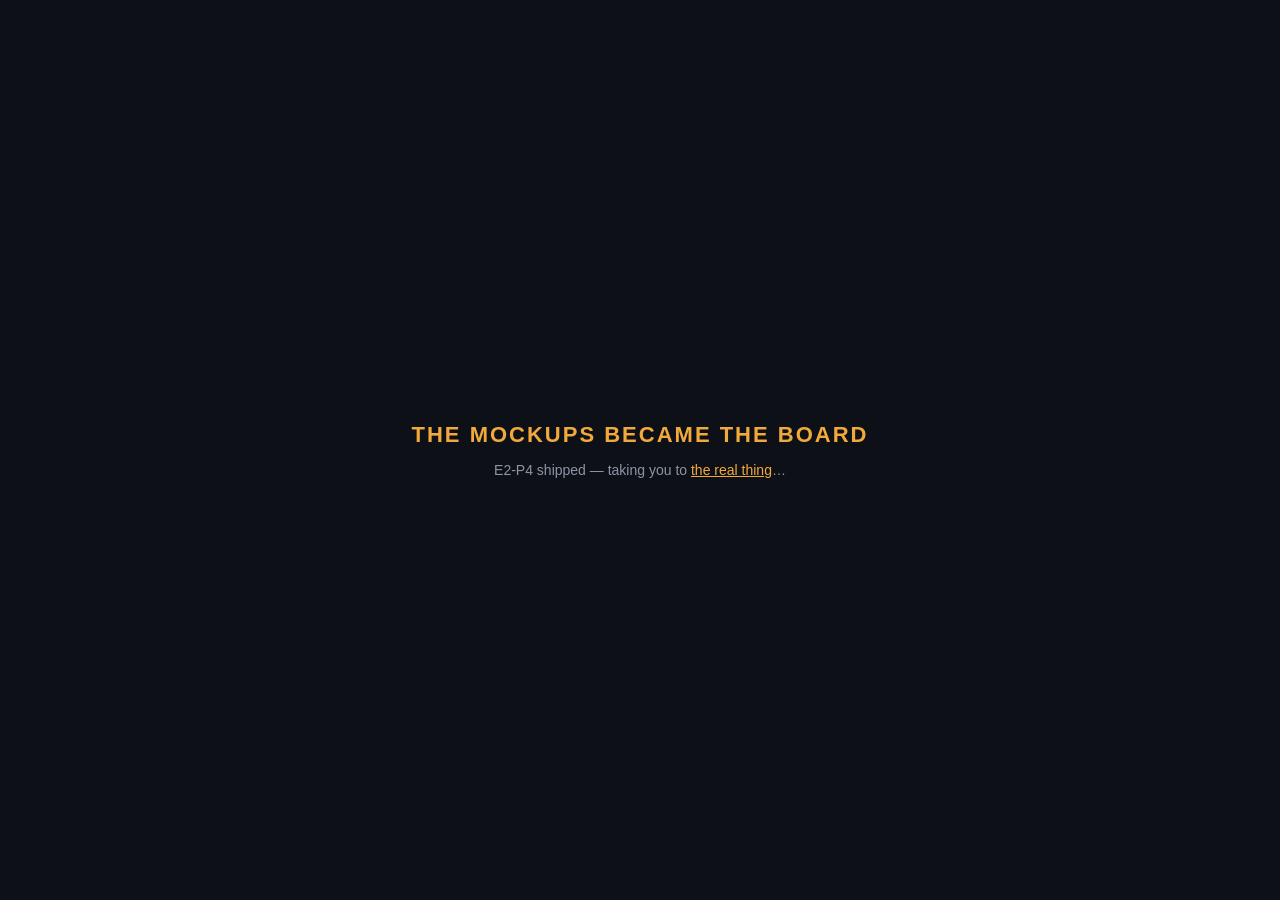
<file: dashboard/mockups.html>
<!DOCTYPE html>
<html lang="en">
<head>
<meta charset="UTF-8">
<meta http-equiv="refresh" content="2; url=/">
<title>Mockups → the real board</title>
<style>
  body { background:#0D1117; color:#E9E4D6; font-family:'IBM Plex Sans',-apple-system,sans-serif;
         display:grid; place-items:center; min-height:100vh; margin:0; }
  .box { text-align:center; }
  h1 { font-family:'Barlow Condensed','Arial Narrow',sans-serif; letter-spacing:2px;
       text-transform:uppercase; color:#F2A93B; font-size:22px; margin-bottom:10px; }
  p { color:#8B95A5; font-size:14px; }
  a { color:#F2A93B; }
</style>
</head>
<body>
  <div class="box">
    <h1>The mockups became the board</h1>
    <p>E2-P4 shipped — taking you to <a href="/">the real thing</a>…</p>
  </div>
</body>
</html>
</file>
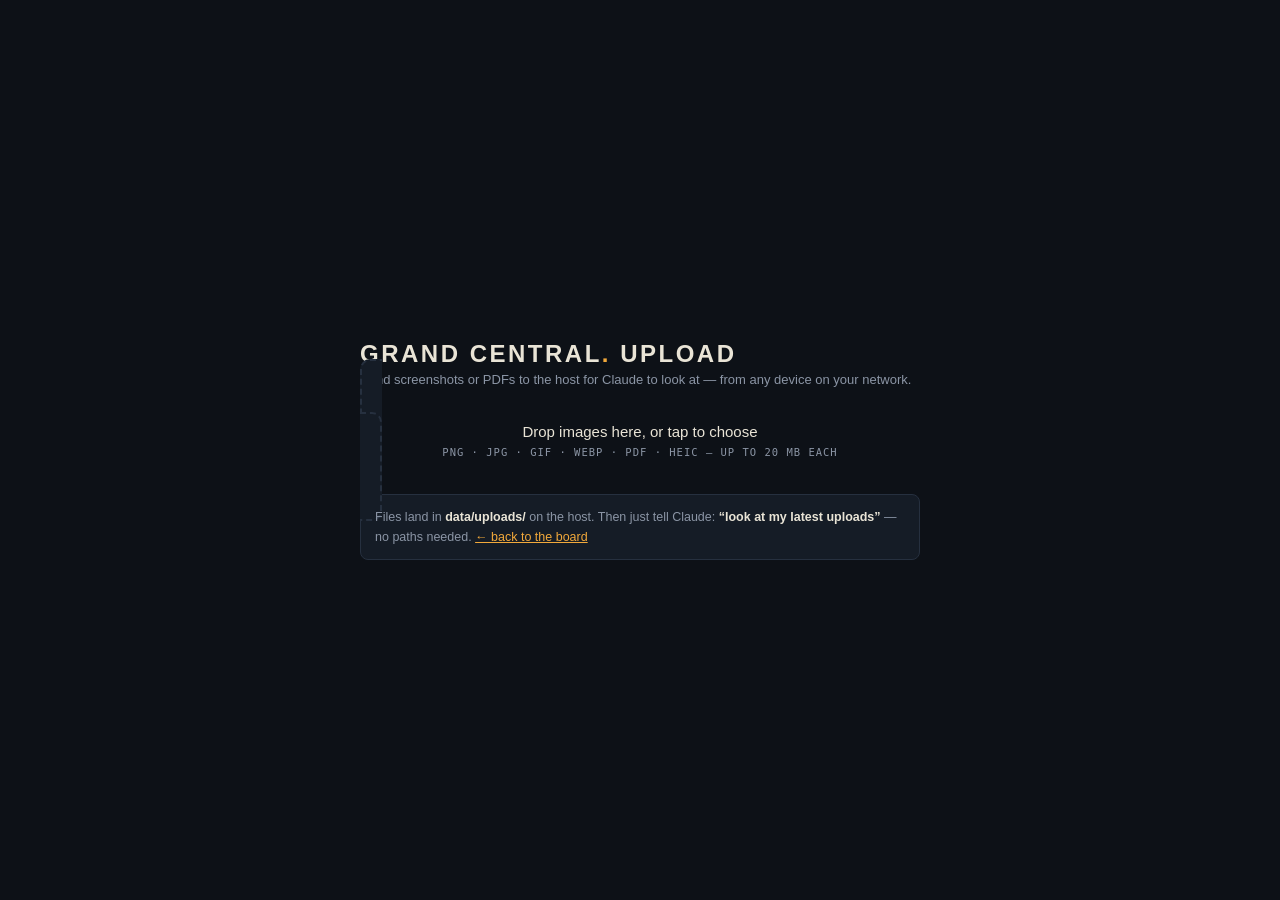
<file: dashboard/upload.html>
<!DOCTYPE html>
<html lang="en">
<head>
<meta charset="UTF-8">
<meta name="viewport" content="width=device-width, initial-scale=1.0">
<title>Grand Central — Upload</title>
<style>
  :root { --bg:#0D1117; --panel:#151C26; --line:#26303F; --text:#E9E4D6;
          --muted:#8B95A5; --amber:#F2A93B; --ok:#57B37F; --alert:#E05C5C; }
  * { margin:0; padding:0; box-sizing:border-box; }
  body { background:var(--bg); color:var(--text); font-family:'IBM Plex Sans',-apple-system,sans-serif;
         min-height:100vh; display:grid; place-items:center; padding:20px; }
  .box { width:min(560px, 94vw); }
  h1 { font-family:'Barlow Condensed','Arial Narrow',sans-serif; font-weight:700; font-size:24px;
       letter-spacing:2.5px; text-transform:uppercase; margin-bottom:4px; }
  h1 .dot { color:var(--amber); }
  p.sub { color:var(--muted); font-size:13px; margin-bottom:18px; }
  .drop { border:2px dashed var(--line); border-radius:10px; background:var(--panel);
          padding:44px 20px; text-align:center; cursor:pointer; transition:border-color .15s ease; }
  .drop.hot, .drop:hover { border-color:var(--amber); }
  .drop .big { font-size:15px; margin-bottom:6px; }
  .drop .small { font-family:'IBM Plex Mono',ui-monospace,Menlo,monospace; font-size:10.5px;
                 color:var(--muted); letter-spacing:1px; text-transform:uppercase; }
  input[type=file] { display:none; }
  .list { margin-top:16px; }
  .row { display:flex; gap:10px; align-items:baseline; padding:8px 0; border-bottom:1px dashed var(--line);
         font-size:13px; }
  .row .nm { flex:1; overflow:hidden; text-overflow:ellipsis; white-space:nowrap; }
  .row .st { font-family:'IBM Plex Mono',ui-monospace,Menlo,monospace; font-size:10.5px; }
  .st.ok { color:var(--ok); } .st.err { color:var(--alert); } .st.up { color:var(--muted); }
  .hint { margin-top:18px; padding:12px 14px; background:var(--panel); border:1px solid var(--line);
          border-radius:8px; font-size:12.5px; color:var(--muted); line-height:1.6; }
  .hint b { color:var(--text); }
  a { color:var(--amber); }
</style>
</head>
<body>
<div class="box">
  <h1>Grand Central<span class="dot">.</span> Upload</h1>
  <p class="sub">Send screenshots or PDFs to the host for Claude to look at — from any device on your network.</p>
  <label class="drop" id="drop">
    <div class="big">Drop images here, or tap to choose</div>
    <div class="small">png · jpg · gif · webp · pdf · heic — up to 20 MB each</div>
    <input type="file" id="file" multiple accept=".png,.jpg,.jpeg,.gif,.webp,.pdf,.heic,image/*,application/pdf">
  </label>
  <div class="list" id="list"></div>
  <div class="hint">Files land in <b>data/uploads/</b> on the host. Then just tell Claude:
    <b>“look at my latest uploads”</b> — no paths needed. <a href="/">← back to the board</a></div>
</div>
<script>
  const drop = document.getElementById('drop');
  const input = document.getElementById('file');
  const list = document.getElementById('list');
  const esc = s => String(s).replace(/[&<>"']/g, c => ({'&':'&amp;','<':'&lt;','>':'&gt;','"':'&quot;',"'":'&#39;'}[c]));

  async function send(file) {
    const row = document.createElement('div');
    row.className = 'row';
    row.innerHTML = `<span class="nm">${esc(file.name)}</span><span class="st up">uploading…</span>`;
    list.prepend(row);
    const st = row.querySelector('.st');
    try {
      const res = await fetch('/upload?name=' + encodeURIComponent(file.name), { method: 'POST', body: file, headers: (() => { try { const c = localStorage.getItem('gc2_dev_code'); return c ? { 'X-GC-Dev-Code': c } : {}; } catch (e) { return {}; } })() });
      const out = await res.json();
      if (!out.ok) throw new Error(out.error || 'rejected');
      st.textContent = 'saved ✓ ' + out.name;
      st.className = 'st ok';
    } catch (err) {
      st.textContent = err.message;
      st.className = 'st err';
    }
  }
  input.addEventListener('change', () => [...input.files].forEach(send));
  ['dragover','dragenter'].forEach(ev => drop.addEventListener(ev, e => { e.preventDefault(); drop.classList.add('hot'); }));
  ['dragleave','drop'].forEach(ev => drop.addEventListener(ev, e => { e.preventDefault(); drop.classList.remove('hot'); }));
  drop.addEventListener('drop', e => [...e.dataTransfer.files].forEach(send));
</script>
</body>
</html>
</file>
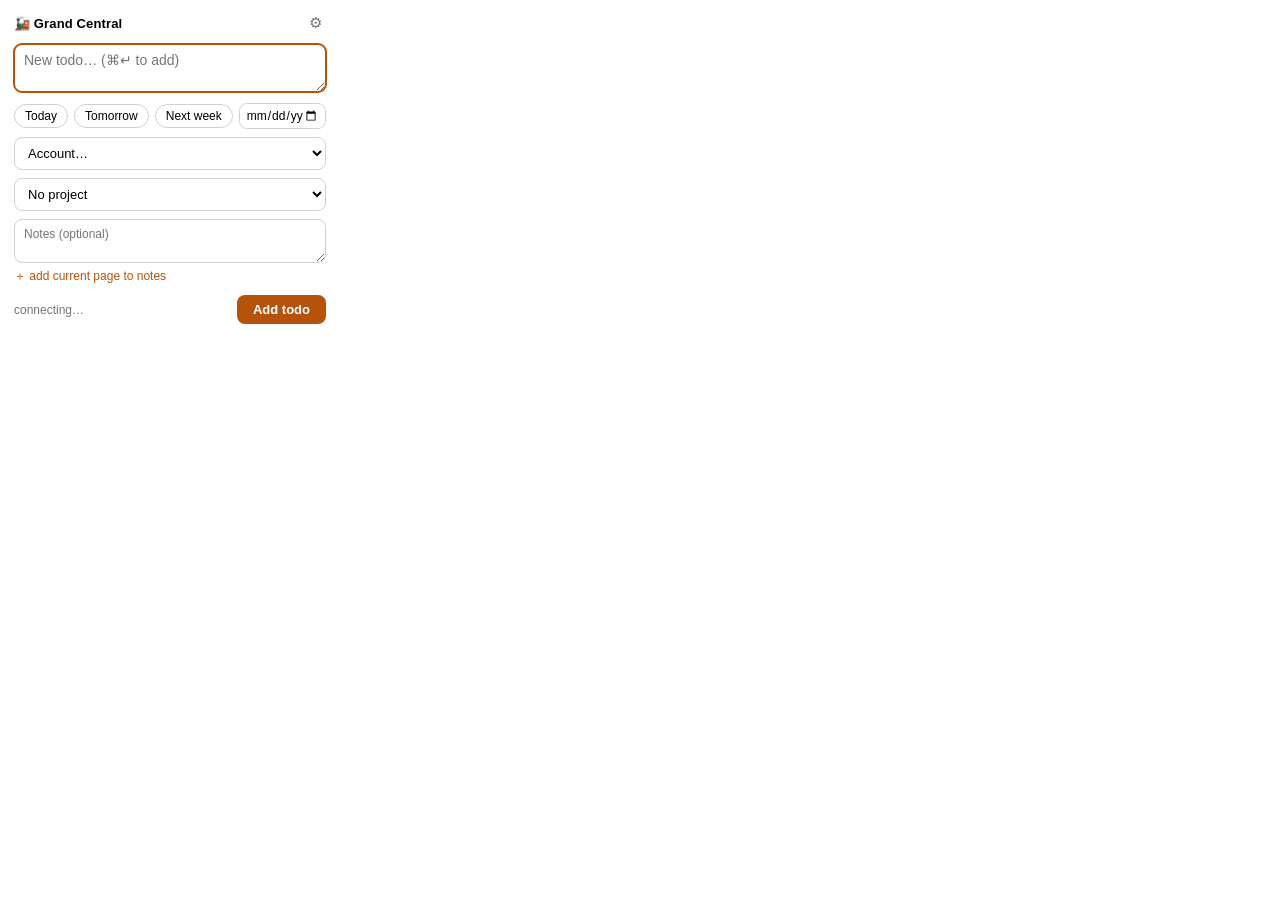
<file: capture/chrome-quick-todo/popup.html>
<!DOCTYPE html>
<html>
<head>
<meta charset="utf-8">
<link rel="stylesheet" href="popup.css">
</head>
<body>
  <header>
    <span class="brand">🚂 Grand Central</span>
    <button id="gear" title="Settings">⚙︎</button>
  </header>

  <div id="settings" class="hidden">
    <label>Board URL</label>
    <div class="row">
      <input id="baseUrl" type="text" placeholder="https://gc.example.com">
      <button id="saveBase">Save</button>
    </div>
    <p class="hint">Falls back to http://localhost:8080 when the board URL is unreachable.</p>
    <label>Pairing code</label>
    <div class="row">
      <input id="pairCode" type="password" placeholder="the board's device pairing code" autocomplete="off">
    </div>
    <p class="hint">The same code as the Dev requests panel. Kept in this Chrome only, never synced.</p>
  </div>

  <textarea id="text" rows="2" placeholder="New todo… (⌘↵ to add)" autofocus></textarea>

  <div class="chips">
    <button class="chip" data-due="today">Today</button>
    <button class="chip" data-due="tomorrow">Tomorrow</button>
    <button class="chip" data-due="nextweek">Next week</button>
    <input id="due" type="date" title="Due date">
  </div>

  <div class="row">
    <select id="account"><option value="">Account…</option></select>
  </div>
  <div class="row">
    <select id="project"><option value="">No project</option></select>
  </div>

  <textarea id="notes" rows="2" placeholder="Notes (optional)"></textarea>
  <button id="tabBtn" class="link">＋ add current page to notes</button>

  <div class="row bottom">
    <span id="status"></span>
    <button id="add" class="primary">Add todo</button>
  </div>

<script src="popup.js"></script>
</body>
</html>
</file>
<file: capture/chrome-quick-todo/popup.css>
:root {
  color-scheme: light dark;
  --accent: #b45309;
  --accent-hover: #92400e;
  --border: color-mix(in srgb, currentColor 18%, transparent);
  --muted: color-mix(in srgb, currentColor 55%, transparent);
}
* { box-sizing: border-box; font-family: -apple-system, BlinkMacSystemFont, "Segoe UI", sans-serif; }
body { width: 340px; margin: 0; padding: 12px 14px 14px; font-size: 13px; }

header { display: flex; justify-content: space-between; align-items: center; margin-bottom: 10px; }
.brand { font-weight: 650; letter-spacing: .01em; }
#gear { background: none; border: none; cursor: pointer; font-size: 15px; color: var(--muted); padding: 2px 4px; }
#gear:hover { color: inherit; }

#settings { border: 1px solid var(--border); border-radius: 8px; padding: 10px; margin-bottom: 10px; }
#settings label { display: block; font-size: 11px; color: var(--muted); margin-bottom: 4px; }
#settings .hint { font-size: 11px; color: var(--muted); margin: 6px 0 0; }
.hidden { display: none; }

textarea, input[type="text"], input[type="password"], input[type="date"], select {
  width: 100%; border: 1px solid var(--border); border-radius: 8px;
  padding: 7px 9px; font-size: 13px; background: transparent; color: inherit;
  resize: vertical;
}
textarea:focus, input:focus, select:focus { outline: 2px solid var(--accent); outline-offset: -1px; border-color: transparent; }
#text { font-size: 14px; margin-bottom: 8px; }
#notes { margin-bottom: 2px; font-size: 12px; }

.chips { display: flex; gap: 6px; align-items: center; margin-bottom: 8px; }
.chip {
  border: 1px solid var(--border); background: transparent; color: inherit;
  border-radius: 999px; padding: 4px 10px; font-size: 12px; cursor: pointer; white-space: nowrap;
}
.chip:hover { border-color: var(--accent); }
.chip.on { background: var(--accent); border-color: var(--accent); color: #fff; }
.chips input[type="date"] { flex: 1; min-width: 0; padding: 4px 6px; font-size: 12px; }

.row { display: flex; gap: 8px; margin-bottom: 8px; }
.row select { flex: 1; min-width: 0; }

.link { background: none; border: none; color: var(--accent); cursor: pointer; font-size: 12px; padding: 0; margin: 0 0 10px; }
.link:hover { text-decoration: underline; }

.row.bottom { justify-content: space-between; align-items: center; margin-bottom: 0; }
#status { font-size: 12px; color: var(--muted); flex: 1; min-width: 0; overflow: hidden; text-overflow: ellipsis; }
#status.err { color: #dc2626; }
#status.ok { color: #16a34a; }
#status a { color: var(--accent); }

button.primary {
  background: var(--accent); color: #fff; border: none; border-radius: 8px;
  padding: 7px 16px; font-size: 13px; font-weight: 600; cursor: pointer;
}
button.primary:hover { background: var(--accent-hover); }
button.primary:disabled { opacity: .5; cursor: default; }

#saveBase {
  border: 1px solid var(--border); background: transparent; color: inherit;
  border-radius: 8px; padding: 6px 10px; cursor: pointer; flex-shrink: 0;
}
#settings .row { margin-bottom: 0; }
</file>
